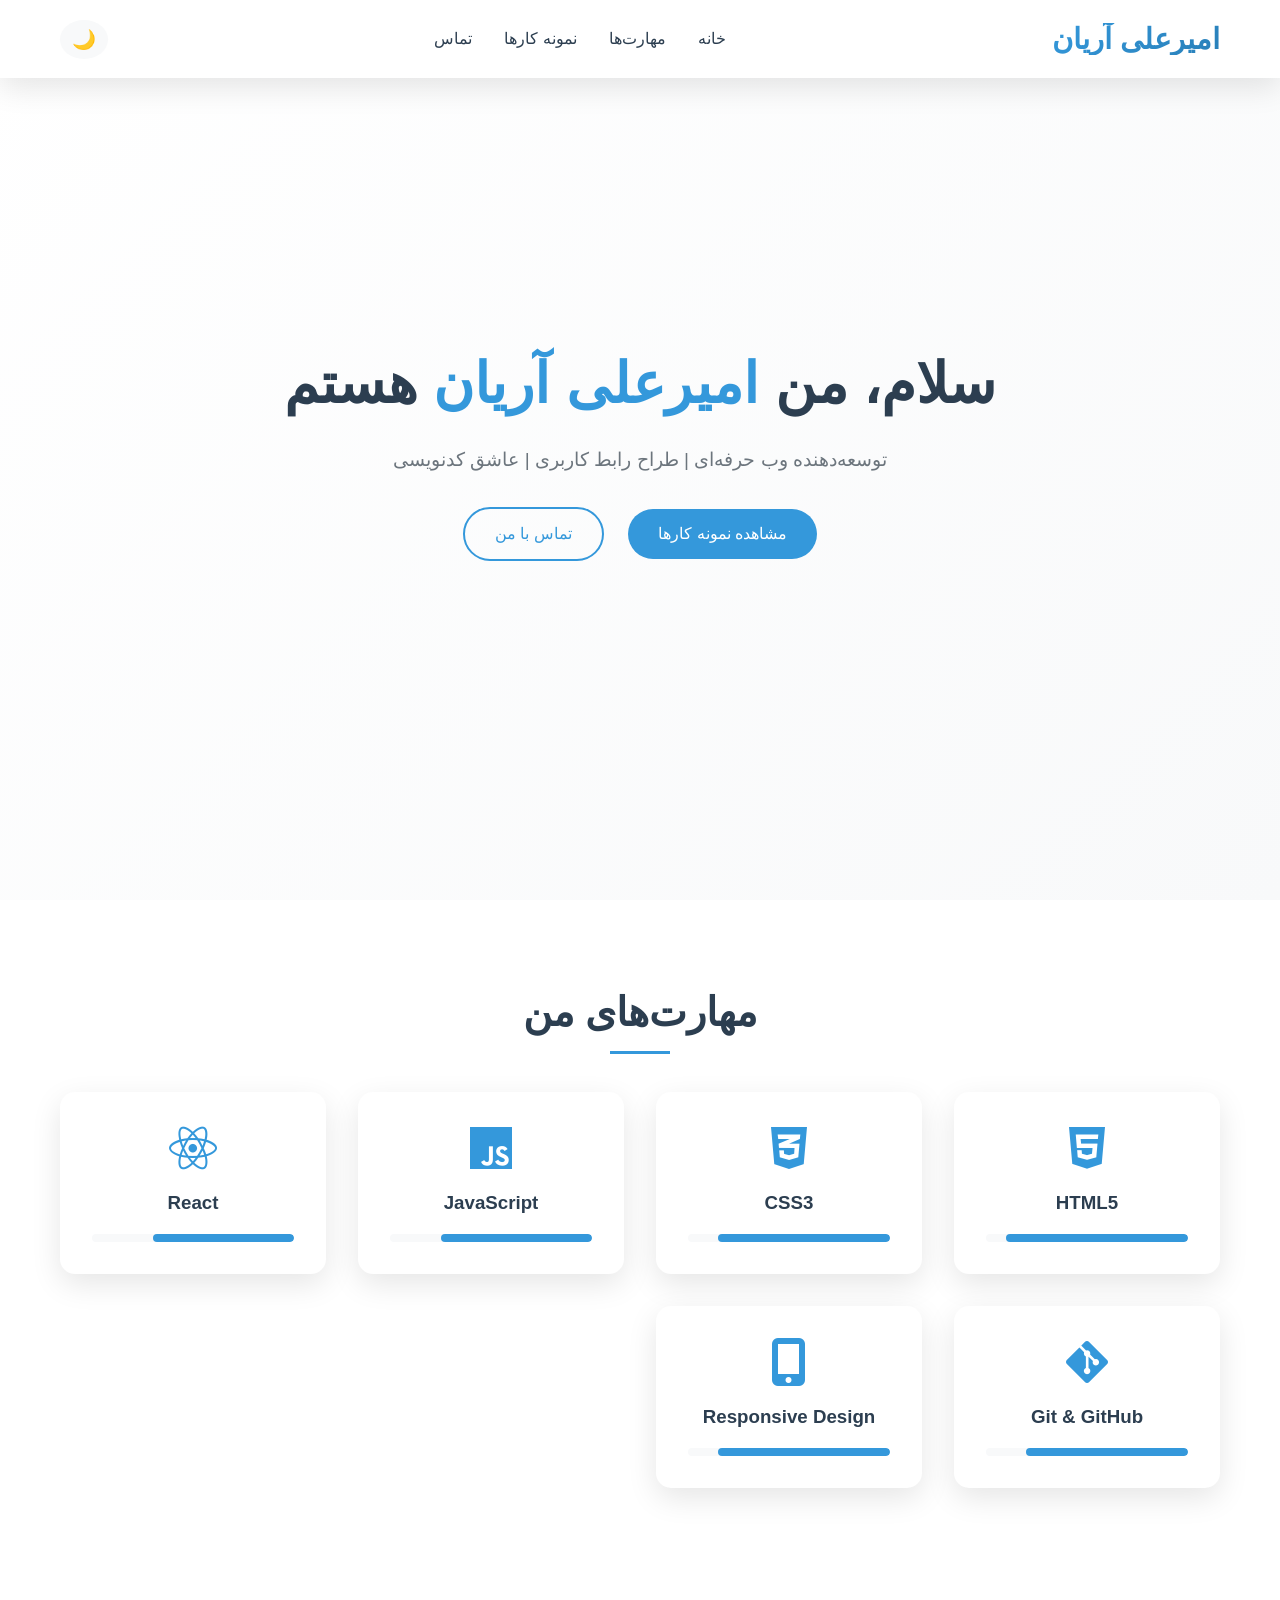
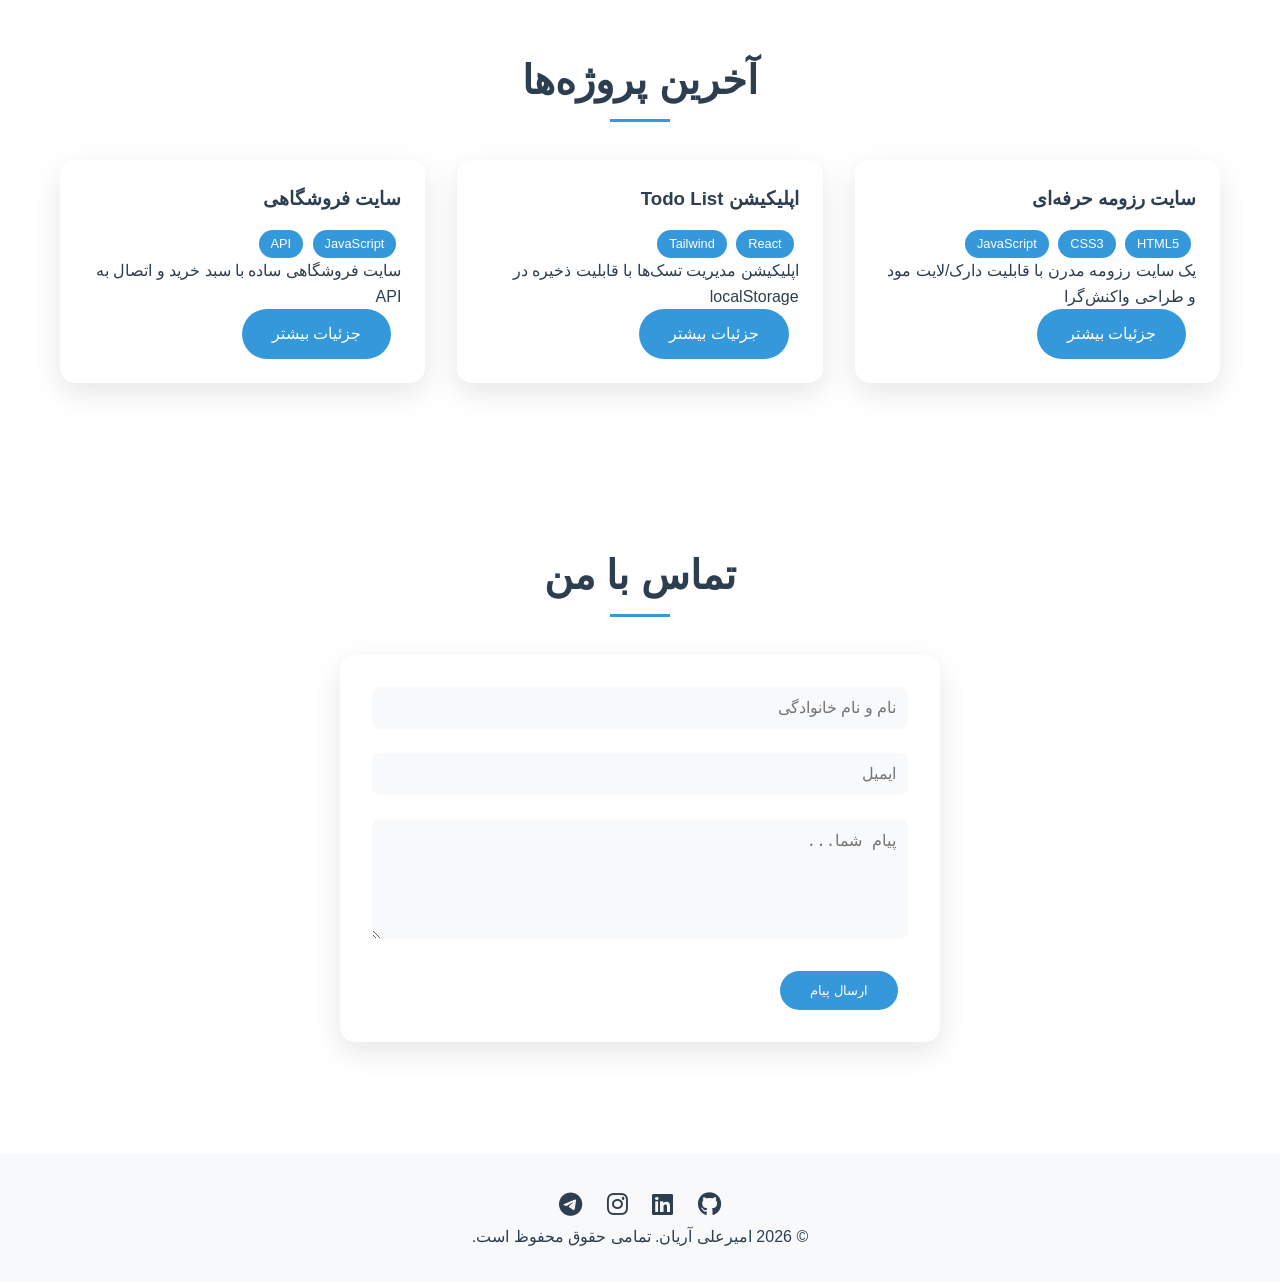
<file: index.html>
<!DOCTYPE html>
<html lang="fa" dir="rtl">
<head>
    <meta charset="UTF-8">
    <meta name="viewport" content="width=device-width, initial-scale=1.0">
    <meta name="description" content="نمونه کارهای امیرعلی آریان - توسعه‌دهنده حرفه‌ای وب">
    <title>امیرعلی آریان | توسعه‌دهنده وب حرفه‌ای</title>
    <link rel="stylesheet" href="https://cdnjs.cloudflare.com/ajax/libs/font-awesome/6.4.0/css/all.min.css">
    <link rel="stylesheet" href="css/style.css">
</head>
<body>
    <header>
        <div class="container">
            <nav>
                <div class="logo">
                    <a href="index.html">امیرعلی آریان</a>
                </div>
                <ul class="nav-links">
                    <li><a href="#home">خانه</a></li>
                    <li><a href="#skills">مهارت‌ها</a></li>
                    <li><a href="#projects">نمونه کارها</a></li>
                    <li><a href="#contact">تماس</a></li>
                </ul>
                <button class="theme-toggle" id="theme-toggle">🌙</button>
            </nav>
        </div>
    </header>

    <main>
        <!-- Hero Section -->
        <section id="home" class="hero">
            <div class="container">
                <div class="hero-content">
                    <h1>سلام، من <span>امیرعلی آریان</span> هستم</h1>
                    <p>توسعه‌دهنده وب حرفه‌ای | طراح رابط کاربری | عاشق کدنویسی</p>
                    <div>
                        <a href="#projects" class="btn">مشاهده نمونه کارها</a>
                        <a href="#contact" class="btn btn-outline">تماس با من</a>
                    </div>
                </div>
            </div>
        </section>

        <!-- Skills Section -->
        <section id="skills">
            <div class="container">
                <h2 class="section-title">مهارت‌های من</h2>
                <div class="skills-grid">
                    <div class="skill-card">
                        <i class="fab fa-html5"></i>
                        <h3>HTML5</h3>
                        <div class="skill-bar">
                            <div class="skill-progress" data-width="90"></div>
                        </div>
                    </div>
                    <div class="skill-card">
                        <i class="fab fa-css3-alt"></i>
                        <h3>CSS3</h3>
                        <div class="skill-bar">
                            <div class="skill-progress" data-width="85"></div>
                        </div>
                    </div>
                    <div class="skill-card">
                        <i class="fab fa-js"></i>
                        <h3>JavaScript</h3>
                        <div class="skill-bar">
                            <div class="skill-progress" data-width="75"></div>
                        </div>
                    </div>
                    <div class="skill-card">
                        <i class="fab fa-react"></i>
                        <h3>React</h3>
                        <div class="skill-bar">
                            <div class="skill-progress" data-width="70"></div>
                        </div>
                    </div>
                    <div class="skill-card">
                        <i class="fab fa-git-alt"></i>
                        <h3>Git & GitHub</h3>
                        <div class="skill-bar">
                            <div class="skill-progress" data-width="80"></div>
                        </div>
                    </div>
                    <div class="skill-card">
                        <i class="fas fa-mobile-alt"></i>
                        <h3>Responsive Design</h3>
                        <div class="skill-bar">
                            <div class="skill-progress" data-width="85"></div>
                        </div>
                    </div>
                </div>
            </div>
        </section>

        <!-- Projects Section -->
        <section id="projects">
            <div class="container">
                <h2 class="section-title">آخرین پروژه‌ها</h2>
                <div class="projects-grid">
                    
                    <!-- Project 1 -->
                    <div class="project-card">
                        <div class="project-content">
                            <h3>سایت رزومه حرفه‌ای</h3>
                            <div>
                                <span class="tech-tag">HTML5</span>
                                <span class="tech-tag">CSS3</span>
                                <span class="tech-tag">JavaScript</span>
                            </div>
                            <p>یک سایت رزومه مدرن با قابلیت دارک/لایت مود و طراحی واکنش‌گرا</p>
                            <a href="portfolio/project1.html" class="btn">جزئیات بیشتر</a>
                        </div>
                    </div>

                    <!-- Project 2 -->
                    <div class="project-card">
                        <div class="project-content">
                            <h3>اپلیکیشن Todo List</h3>
                            <div>
                                <span class="tech-tag">React</span>
                                <span class="tech-tag">Tailwind</span>
                            </div>
                            <p>اپلیکیشن مدیریت تسک‌ها با قابلیت ذخیره در localStorage</p>
                            <a href="portfolio/project2.html" class="btn">جزئیات بیشتر</a>
                        </div>
                    </div>

                    <!-- Project 3 -->
                    <div class="project-card">
                        <div class="project-content">
                            <h3>سایت فروشگاهی</h3>
                            <div>
                                <span class="tech-tag">JavaScript</span>
                                <span class="tech-tag">API</span>
                            </div>
                            <p>سایت فروشگاهی ساده با سبد خرید و اتصال به API</p>
                            <a href="portfolio/project3.html" class="btn">جزئیات بیشتر</a>
                        </div>
                    </div>
                </div>
            </div>
        </section>

        <!-- Contact Section -->
        <section id="contact">
            <div class="container">
                <h2 class="section-title">تماس با من</h2>
                <form class="contact-form" id="contact-form">
                    <div class="form-group">
                        <input type="text" id="name" placeholder="نام و نام خانوادگی" required>
                    </div>
                    <div class="form-group">
                        <input type="email" id="email" placeholder="ایمیل" required>
                    </div>
                    <div class="form-group">
                        <textarea id="message" placeholder="پیام شما..." required></textarea>
                    </div>
                    <button type="submit" class="btn">ارسال پیام</button>
                </form>
            </div>
        </section>
    </main>

    <footer>
        <div class="container">
            <div class="social-links">
                <a href="https://github.com/amiraliarian" target="_blank"><i class="fab fa-github"></i></a>
                <a href="#" target="_blank"><i class="fab fa-linkedin"></i></a>
                <a href="#" target="_blank"><i class="fab fa-instagram"></i></a>
                <a href="#" target="_blank"><i class="fab fa-telegram"></i></a>
            </div>
            <p>&copy; <span id="current-year"></span> امیرعلی آریان. تمامی حقوق محفوظ است.</p>
        </div>
    </footer>

    <script src="js/main.js"></script>
</body>
</html>
</file>
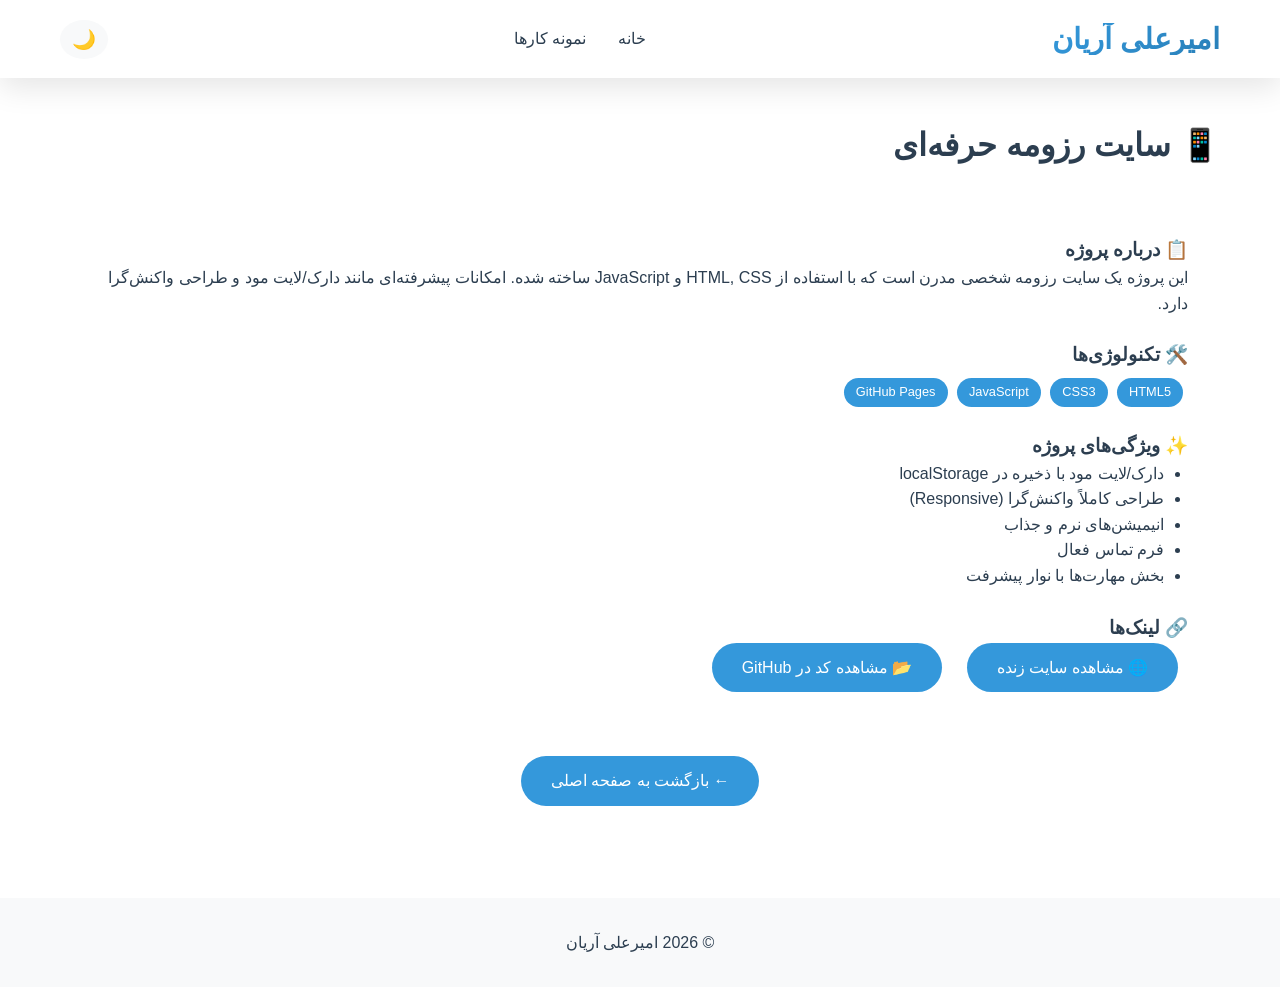
<file: portfolio/project1.html>
<!DOCTYPE html>
<html lang="fa" dir="rtl">
<head>
    <meta charset="UTF-8">
    <meta name="viewport" content="width=device-width, initial-scale=1.0">
    <title>سایت رزومه حرفه‌ای - امیرعلی آریان</title>
    <link rel="stylesheet" href="https://cdnjs.cloudflare.com/ajax/libs/font-awesome/6.4.0/css/all.min.css">
    <link rel="stylesheet" href="../css/style.css">
</head>
<body>
    <header>
        <div class="container">
            <nav>
                <div class="logo">
                    <a href="../index.html">امیرعلی آریان</a>
                </div>
                <ul class="nav-links">
                    <li><a href="../index.html#home">خانه</a></li>
                    <li><a href="../index.html#projects">نمونه کارها</a></li>
                </ul>
                <button class="theme-toggle" id="theme-toggle">🌙</button>
            </nav>
        </div>
    </header>

    <main style="padding: 120px 0 60px;">
        <div class="container">
            <h1>📱 سایت رزومه حرفه‌ای</h1>
            
            <div style="background: var(--card-bg); padding: 2rem; border-radius: 15px; margin: 2rem 0;">
                <h3>📋 درباره پروژه</h3>
                <p>این پروژه یک سایت رزومه شخصی مدرن است که با استفاده از HTML, CSS و JavaScript ساخته شده. امکانات پیشرفته‌ای مانند دارک/لایت مود و طراحی واکنش‌گرا دارد.</p>
                
                <h3 style="margin-top: 1.5rem;">🛠️ تکنولوژی‌ها</h3>
                <div>
                    <span class="tech-tag">HTML5</span>
                    <span class="tech-tag">CSS3</span>
                    <span class="tech-tag">JavaScript</span>
                    <span class="tech-tag">GitHub Pages</span>
                </div>
                
                <h3 style="margin-top: 1.5rem;">✨ ویژگی‌های پروژه</h3>
                <ul style="margin-right: 1.5rem;">
                    <li>دارک/لایت مود با ذخیره در localStorage</li>
                    <li>طراحی کاملاً واکنش‌گرا (Responsive)</li>
                    <li>انیمیشن‌های نرم و جذاب</li>
                    <li>فرم تماس فعال</li>
                    <li>بخش مهارت‌ها با نوار پیشرفت</li>
                </ul>
                
                <h3 style="margin-top: 1.5rem;">🔗 لینک‌ها</h3>
                <p>
                    <a href="https://amiraliarian.github.io" class="btn" target="_blank">🌐 مشاهده سایت زنده</a>
                    <a href="https://github.com/amiraliarian/amiraliarian.github.io" class="btn" target="_blank">📂 مشاهده کد در GitHub</a>
                </p>
            </div>
            
            <div style="text-align: center; margin-top: 2rem;">
                <a href="../index.html" class="btn">← بازگشت به صفحه اصلی</a>
            </div>
        </div>
    </main>

    <footer>
        <div class="container">
            <p>&copy; <span id="current-year"></span> امیرعلی آریان</p>
        </div>
    </footer>

    <script src="../js/main.js"></script>
</body>
</html>
</file>
<file: css/style.css>
:root {
    --bg-primary: #ffffff;
    --bg-secondary: #f8f9fa;
    --text-primary: #2c3e50;
    --text-secondary: #6c757d;
    --accent: #3498db;
    --accent-dark: #2980b9;
    --card-bg: #ffffff;
    --shadow: 0 10px 30px rgba(0,0,0,0.1);
}

[data-theme="dark"] {
    --bg-primary: #1a1a2e;
    --bg-secondary: #16213e;
    --text-primary: #eeeeee;
    --text-secondary: #a0a0a0;
    --accent: #00d2ff;
    --accent-dark: #0099cc;
    --card-bg: #0f3460;
    --shadow: 0 10px 30px rgba(0,0,0,0.3);
}

* {
    margin: 0;
    padding: 0;
    box-sizing: border-box;
    transition: all 0.3s ease;
}

body {
    font-family: 'Poppins', 'Segoe UI', Tahoma, Geneva, Verdana, sans-serif;
    background: var(--bg-primary);
    color: var(--text-primary);
    line-height: 1.6;
}

.container {
    max-width: 1200px;
    margin: 0 auto;
    padding: 0 20px;
}

/* Header & Navigation */
header {
    position: fixed;
    top: 0;
    width: 100%;
    background: var(--bg-primary);
    box-shadow: var(--shadow);
    z-index: 1000;
    backdrop-filter: blur(10px);
}

nav {
    display: flex;
    justify-content: space-between;
    align-items: center;
    padding: 1rem 0;
    flex-wrap: wrap;
}

.logo {
    font-size: 1.8rem;
    font-weight: bold;
}

.logo a {
    color: var(--text-primary);
    text-decoration: none;
    background: linear-gradient(135deg, var(--accent), var(--accent-dark));
    -webkit-background-clip: text;
    background-clip: text;
    color: transparent;
}

.nav-links {
    display: flex;
    list-style: none;
    gap: 2rem;
}

.nav-links a {
    color: var(--text-primary);
    text-decoration: none;
    font-weight: 500;
    position: relative;
}

.nav-links a::after {
    content: '';
    position: absolute;
    bottom: -5px;
    left: 0;
    width: 0;
    height: 2px;
    background: var(--accent);
    transition: width 0.3s;
}

.nav-links a:hover::after {
    width: 100%;
}

.theme-toggle {
    background: var(--bg-secondary);
    border: none;
    font-size: 1.2rem;
    cursor: pointer;
    padding: 8px 12px;
    border-radius: 50%;
    color: var(--text-primary);
}

/* Hero Section */
.hero {
    min-height: 100vh;
    display: flex;
    align-items: center;
    justify-content: center;
    text-align: center;
    background: linear-gradient(135deg, var(--bg-primary) 0%, var(--bg-secondary) 100%);
}

.hero-content h1 {
    font-size: 3.5rem;
    margin-bottom: 1rem;
    animation: fadeInUp 0.8s ease;
}

.hero-content h1 span {
    color: var(--accent);
}

.hero-content p {
    font-size: 1.2rem;
    color: var(--text-secondary);
    margin-bottom: 2rem;
    animation: fadeInUp 1s ease;
}

.btn {
    display: inline-block;
    background: var(--accent);
    color: white;
    padding: 12px 30px;
    text-decoration: none;
    border-radius: 30px;
    font-weight: 500;
    margin: 0 10px;
    transition: transform 0.3s, box-shadow 0.3s;
    border: none;
    cursor: pointer;
}

.btn:hover {
    transform: translateY(-3px);
    box-shadow: 0 5px 20px rgba(52,152,219,0.4);
}

.btn-outline {
    background: transparent;
    border: 2px solid var(--accent);
    color: var(--accent);
}

/* Sections */
section {
    padding: 80px 0;
}

.section-title {
    text-align: center;
    font-size: 2.5rem;
    margin-bottom: 3rem;
    position: relative;
}

.section-title::after {
    content: '';
    position: absolute;
    bottom: -10px;
    left: 50%;
    transform: translateX(-50%);
    width: 60px;
    height: 3px;
    background: var(--accent);
}

/* Skills */
.skills-grid {
    display: grid;
    grid-template-columns: repeat(auto-fit, minmax(250px, 1fr));
    gap: 2rem;
}

.skill-card {
    background: var(--card-bg);
    padding: 2rem;
    border-radius: 15px;
    text-align: center;
    box-shadow: var(--shadow);
}

.skill-card i {
    font-size: 3rem;
    color: var(--accent);
    margin-bottom: 1rem;
}

.skill-bar {
    width: 100%;
    height: 8px;
    background: var(--bg-secondary);
    border-radius: 10px;
    overflow: hidden;
    margin-top: 1rem;
}

.skill-progress {
    height: 100%;
    background: var(--accent);
    border-radius: 10px;
    width: 0;
    animation: fillBar 1.5s ease forwards;
}

/* Projects Grid */
.projects-grid {
    display: grid;
    grid-template-columns: repeat(auto-fit, minmax(350px, 1fr));
    gap: 2rem;
}

.project-card {
    background: var(--card-bg);
    border-radius: 15px;
    overflow: hidden;
    box-shadow: var(--shadow);
    transition: transform 0.3s;
}

.project-card:hover {
    transform: translateY(-10px);
}

.project-content {
    padding: 1.5rem;
}

.project-content h3 {
    margin-bottom: 0.5rem;
}

.tech-tag {
    display: inline-block;
    background: var(--accent);
    color: white;
    padding: 4px 12px;
    border-radius: 20px;
    font-size: 0.8rem;
    margin: 0.5rem 5px 0 0;
}

/* Contact Form */
.contact-form {
    max-width: 600px;
    margin: 0 auto;
    background: var(--card-bg);
    padding: 2rem;
    border-radius: 15px;
    box-shadow: var(--shadow);
}

.form-group {
    margin-bottom: 1.5rem;
}

.form-group input,
.form-group textarea {
    width: 100%;
    padding: 12px;
    background: var(--bg-secondary);
    border: none;
    border-radius: 8px;
    color: var(--text-primary);
    font-size: 1rem;
}

.form-group textarea {
    height: 120px;
    resize: vertical;
}

/* Footer */
footer {
    background: var(--bg-secondary);
    text-align: center;
    padding: 2rem 0;
    margin-top: 2rem;
}

.social-links a {
    color: var(--text-primary);
    font-size: 1.5rem;
    margin: 0 10px;
    transition: color 0.3s;
}

.social-links a:hover {
    color: var(--accent);
}

/* Animations */
@keyframes fadeInUp {
    from {
        opacity: 0;
        transform: translateY(30px);
    }
    to {
        opacity: 1;
        transform: translateY(0);
    }
}

@keyframes fillBar {
    from {
        width: 0;
    }
    to {
        width: var(--width);
    }
}

/* Responsive */
@media (max-width: 768px) {
    .hero-content h1 {
        font-size: 2rem;
    }
    
    .nav-links {
        display: none;
    }
    
    .projects-grid {
        grid-template-columns: 1fr;
    }
    
    .btn {
        margin: 10px 5px;
    }
}
</file>
